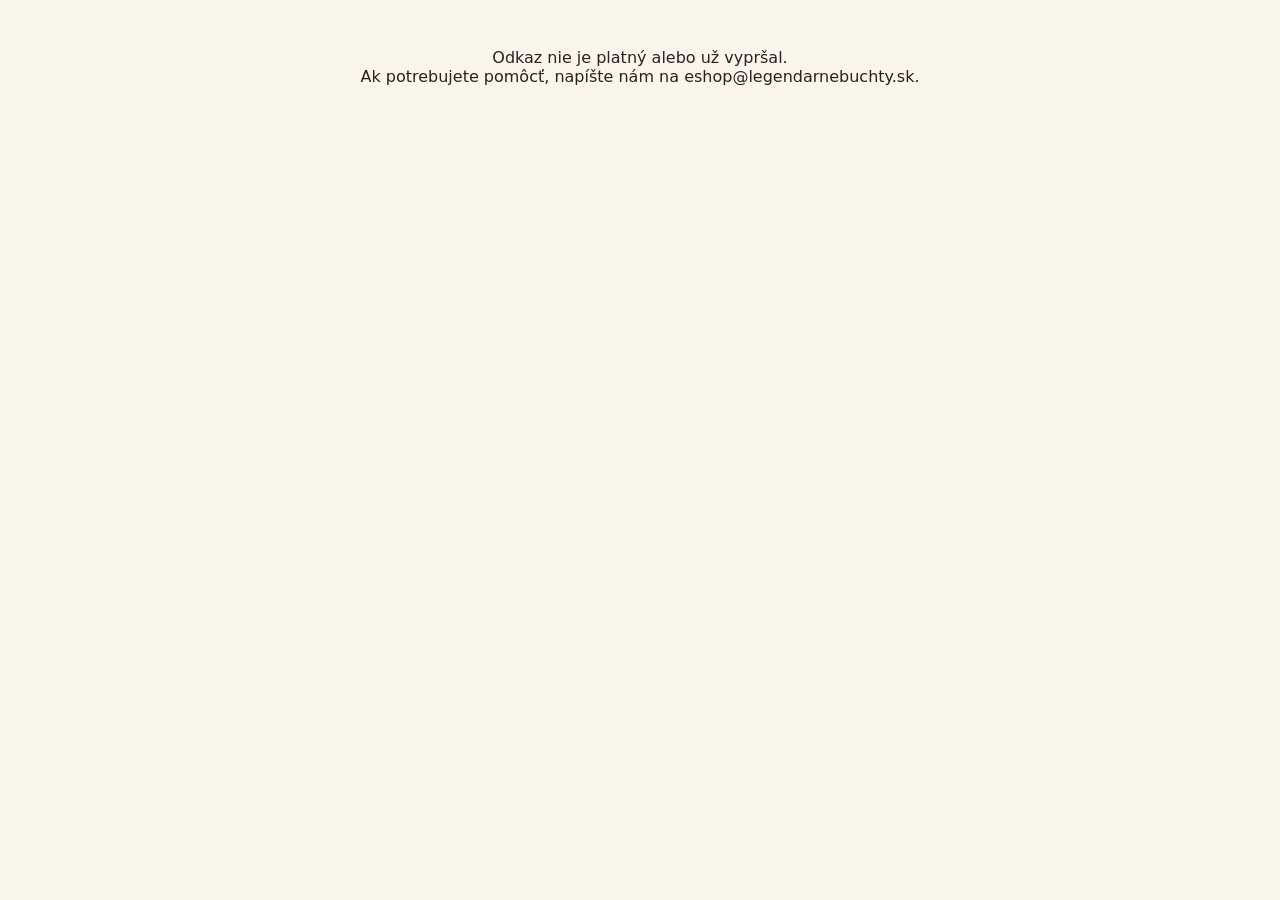
<file: app/t.html>
<!doctype html>
<html lang="sk">
<head>
<meta charset="utf-8">
<meta name="viewport" content="width=device-width, initial-scale=1">
<meta name="robots" content="noindex, nofollow">
<meta name="referrer" content="strict-origin-when-cross-origin">
<title>Kde je furman – Legendárne buchty Zbojská</title>
<style>body{font-family:Montserrat,system-ui,sans-serif;background:#fbf6ec;color:#2b211f;margin:0;padding:32px 20px;text-align:center}</style>
</head>
<body>
<p id="s">Načítavam…</p>
<script src="config.js"></script>
<script>
// krátky odkaz zo SMS: app.legendarnebuchty.sk/t?KOD (8 znakov) → sledovanie.html?t=<token>
(function () {
  var k = (location.search || "").replace(/^\?/, "").split("&")[0].replace(/^t=/, ""), c = window.LBZ_CONFIG || {};
  function zle() { document.getElementById("s").innerHTML = "Odkaz nie je platný alebo už vypršal.<br>Ak potrebujete pomôcť, napíšte nám na eshop@legendarnebuchty.sk."; }
  if (!/^[A-Za-z0-9]{8}$/.test(k) || !c.supabaseUrl) { zle(); return; }
  var h = { "Content-Type": "application/json", apikey: c.supabaseAnonKey };
  if (!/^sb_/.test(c.supabaseAnonKey || "")) h.Authorization = "Bearer " + c.supabaseAnonKey;
  fetch(c.supabaseUrl + "/rest/v1/rpc/sledovanie_z_kodu", { method: "POST", headers: h, body: JSON.stringify({ p_kod: k }) })
    .then(function (r) { return r.ok ? r.json() : null; })
    .then(function (t) { if (t) location.replace("sledovanie.html?t=" + encodeURIComponent(t)); else zle(); })
    .catch(zle);
})();
</script>
</body>
</html>
</file>
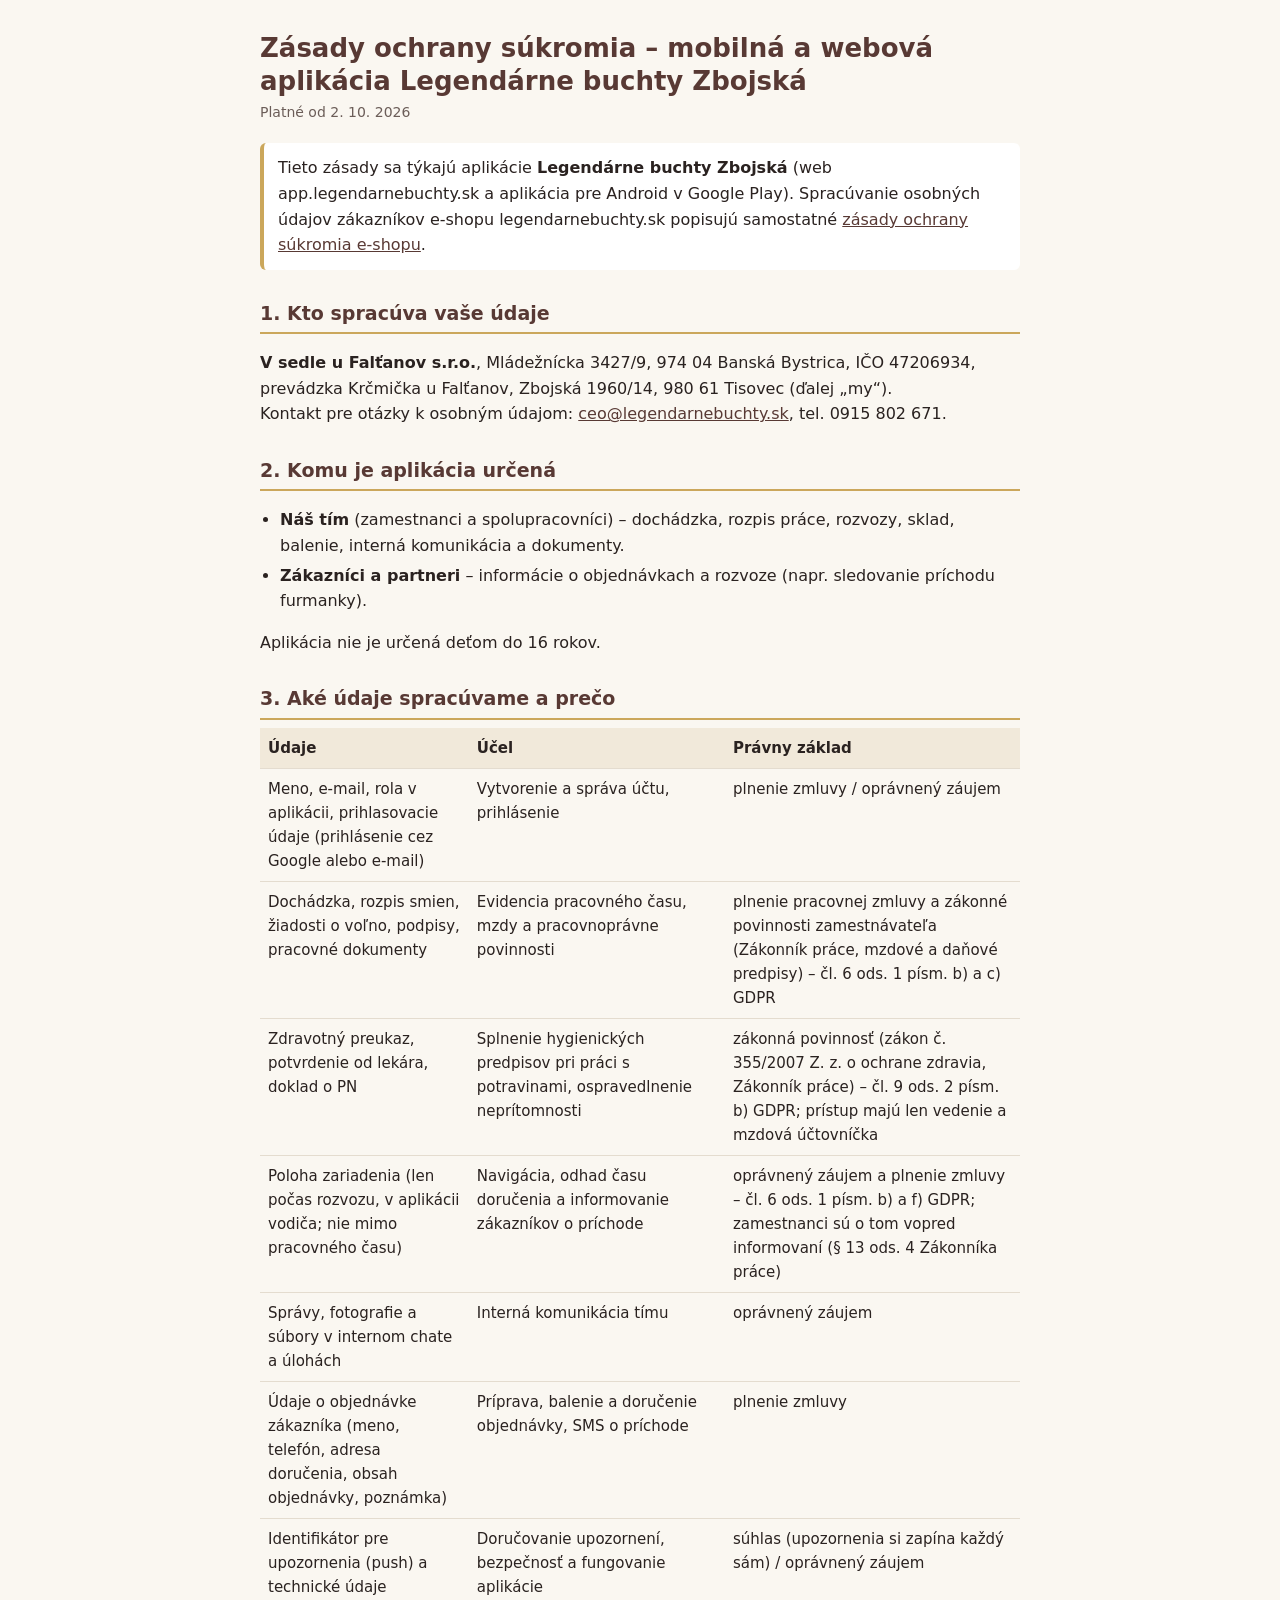
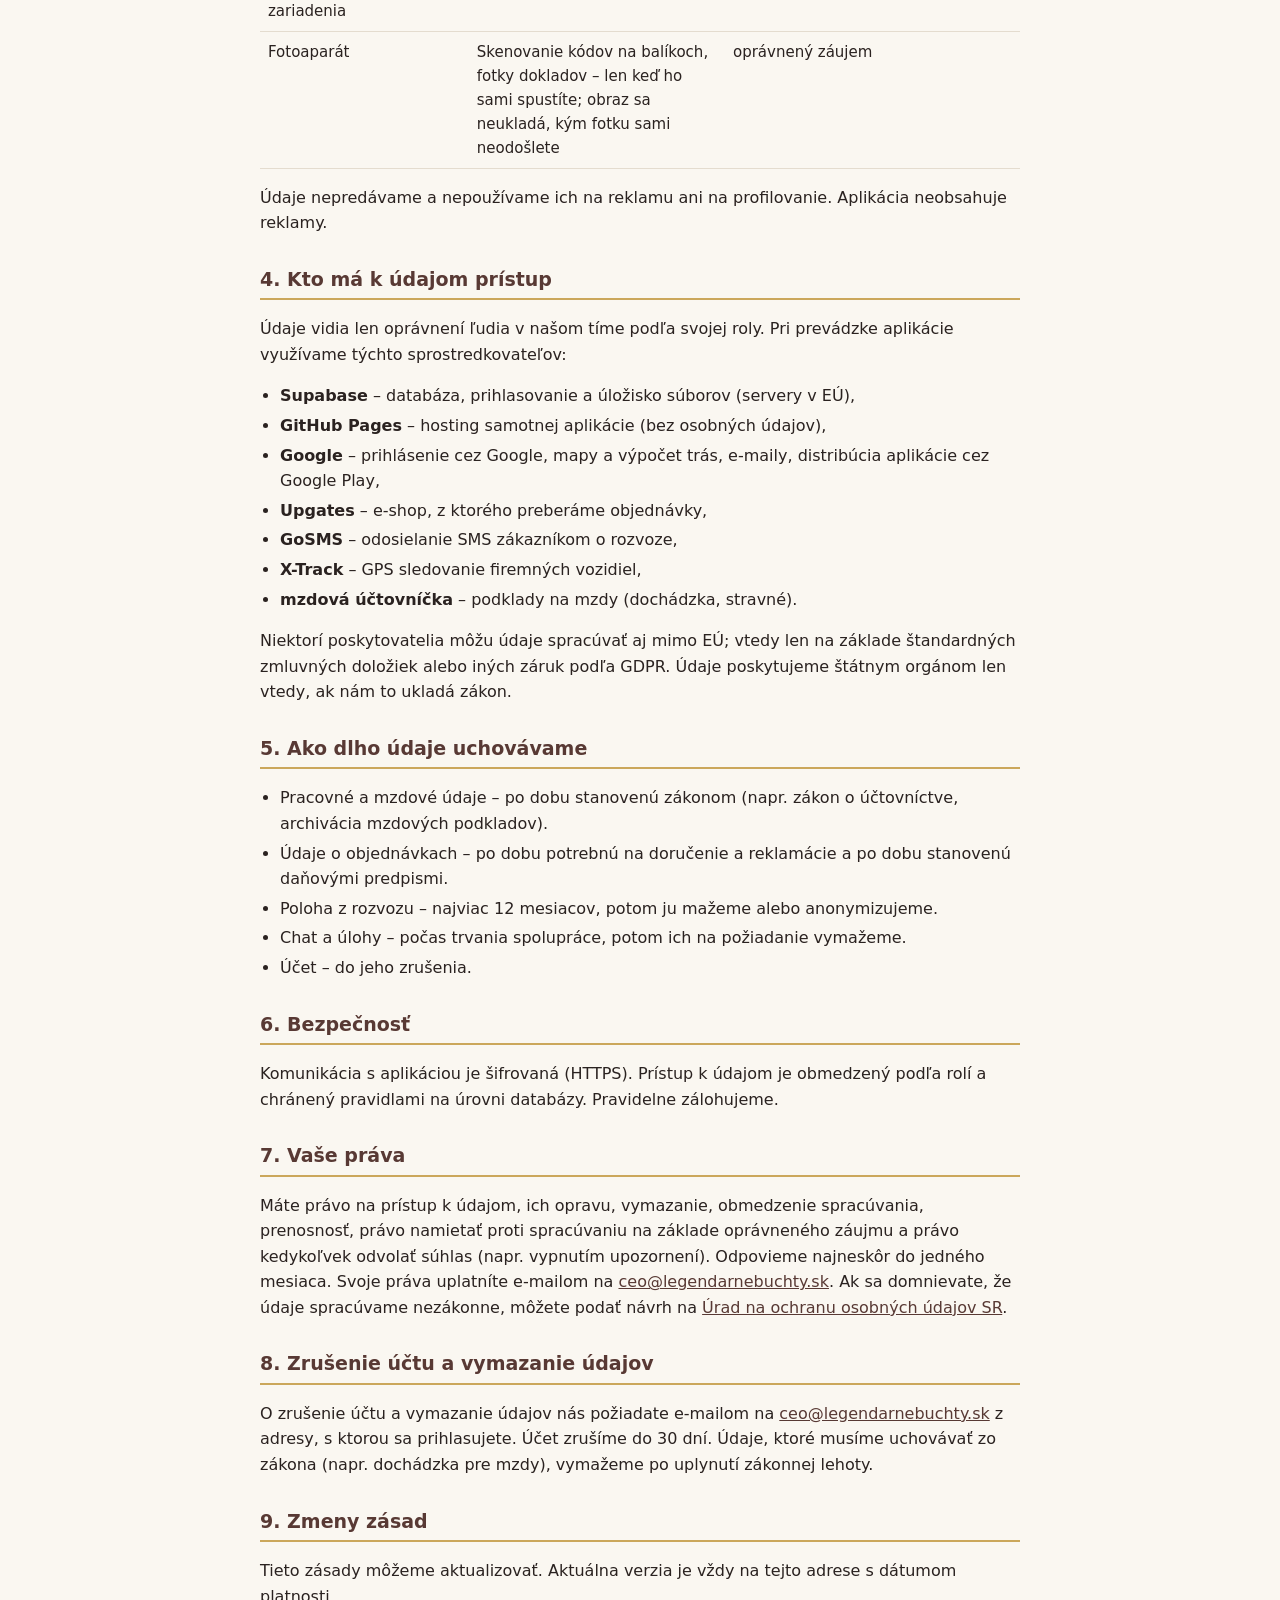
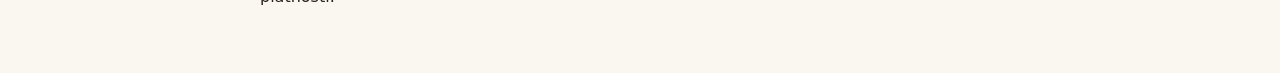
<file: app/zasady-ochrany-sukromia.html>
<!doctype html>
<html lang="sk">
<head>
<meta charset="utf-8">
<meta name="viewport" content="width=device-width, initial-scale=1">
<title>Zásady ochrany súkromia – aplikácia Legendárne buchty Zbojská</title>
<style>
  :root { --hneda:#583934; --zlata:#CBA75B; --pozadie:#faf7f1; --text:#2a2220; }
  body { margin:0; background:var(--pozadie); color:var(--text); font:16px/1.6 system-ui, -apple-system, "Segoe UI", Roboto, sans-serif; }
  main { max-width:760px; margin:0 auto; padding:24px 16px 48px; }
  h1 { color:var(--hneda); font-size:26px; line-height:1.25; margin:8px 0 4px; }
  h2 { color:var(--hneda); font-size:19px; margin:28px 0 8px; border-bottom:2px solid var(--zlata); padding-bottom:4px; }
  .datum { color:#6b5d58; font-size:14px; margin-bottom:20px; }
  ul { padding-left:20px; } li { margin:4px 0; }
  table { width:100%; border-collapse:collapse; font-size:15px; }
  th, td { text-align:left; vertical-align:top; padding:8px; border-bottom:1px solid #e4dccf; }
  th { background:#f1e9da; }
  a { color:var(--hneda); }
  .box { background:#fff; border-left:4px solid var(--zlata); padding:12px 14px; border-radius:6px; }
</style>
</head>
<body>
<main>
<h1>Zásady ochrany súkromia – mobilná a webová aplikácia Legendárne buchty Zbojská</h1>
<div class="datum">Platné od 2. 10. 2026</div>

<div class="box">Tieto zásady sa týkajú aplikácie <b>Legendárne buchty Zbojská</b> (web app.legendarnebuchty.sk a aplikácia pre Android v Google Play). Spracúvanie osobných údajov zákazníkov e-shopu legendarnebuchty.sk popisujú samostatné <a href="https://www.legendarnebuchty.sk/ochrana-sukromia">zásady ochrany súkromia e-shopu</a>.</div>

<h2>1. Kto spracúva vaše údaje</h2>
<p><b>V sedle u Falťanov s.r.o.</b>, Mládežnícka 3427/9, 974 04 Banská Bystrica, IČO 47206934, prevádzka Krčmička u Falťanov, Zbojská 1960/14, 980 61 Tisovec (ďalej „my“).<br>
Kontakt pre otázky k osobným údajom: <a href="mailto:ceo@legendarnebuchty.sk">ceo@legendarnebuchty.sk</a>, tel. 0915 802 671.</p>

<h2>2. Komu je aplikácia určená</h2>
<ul>
  <li><b>Náš tím</b> (zamestnanci a spolupracovníci) – dochádzka, rozpis práce, rozvozy, sklad, balenie, interná komunikácia a dokumenty.</li>
  <li><b>Zákazníci a partneri</b> – informácie o objednávkach a rozvoze (napr. sledovanie príchodu furmanky).</li>
</ul>
<p>Aplikácia nie je určená deťom do 16 rokov.</p>

<h2>3. Aké údaje spracúvame a prečo</h2>
<table>
  <tr><th>Údaje</th><th>Účel</th><th>Právny základ</th></tr>
  <tr><td>Meno, e-mail, rola v aplikácii, prihlasovacie údaje (prihlásenie cez Google alebo e-mail)</td><td>Vytvorenie a správa účtu, prihlásenie</td><td>plnenie zmluvy / oprávnený záujem</td></tr>
  <tr><td>Dochádzka, rozpis smien, žiadosti o voľno, podpisy, pracovné dokumenty</td><td>Evidencia pracovného času, mzdy a pracovnoprávne povinnosti</td><td>plnenie pracovnej zmluvy a zákonné povinnosti zamestnávateľa (Zákonník práce, mzdové a daňové predpisy) – čl. 6 ods. 1 písm. b) a c) GDPR</td></tr>
  <tr><td>Zdravotný preukaz, potvrdenie od lekára, doklad o PN</td><td>Splnenie hygienických predpisov pri práci s potravinami, ospravedlnenie neprítomnosti</td><td>zákonná povinnosť (zákon č. 355/2007 Z. z. o ochrane zdravia, Zákonník práce) – čl. 9 ods. 2 písm. b) GDPR; prístup majú len vedenie a mzdová účtovníčka</td></tr>
  <tr><td>Poloha zariadenia (len počas rozvozu, v aplikácii vodiča; nie mimo pracovného času)</td><td>Navigácia, odhad času doručenia a informovanie zákazníkov o príchode</td><td>oprávnený záujem a plnenie zmluvy – čl. 6 ods. 1 písm. b) a f) GDPR; zamestnanci sú o tom vopred informovaní (§ 13 ods. 4 Zákonníka práce)</td></tr>
  <tr><td>Správy, fotografie a súbory v internom chate a úlohách</td><td>Interná komunikácia tímu</td><td>oprávnený záujem</td></tr>
  <tr><td>Údaje o objednávke zákazníka (meno, telefón, adresa doručenia, obsah objednávky, poznámka)</td><td>Príprava, balenie a doručenie objednávky, SMS o príchode</td><td>plnenie zmluvy</td></tr>
  <tr><td>Identifikátor pre upozornenia (push) a technické údaje zariadenia</td><td>Doručovanie upozornení, bezpečnosť a fungovanie aplikácie</td><td>súhlas (upozornenia si zapína každý sám) / oprávnený záujem</td></tr>
  <tr><td>Fotoaparát</td><td>Skenovanie kódov na balíkoch, fotky dokladov – len keď ho sami spustíte; obraz sa neukladá, kým fotku sami neodošlete</td><td>oprávnený záujem</td></tr>
</table>
<p>Údaje nepredávame a nepoužívame ich na reklamu ani na profilovanie. Aplikácia neobsahuje reklamy.</p>

<h2>4. Kto má k údajom prístup</h2>
<p>Údaje vidia len oprávnení ľudia v našom tíme podľa svojej roly. Pri prevádzke aplikácie využívame týchto sprostredkovateľov:</p>
<ul>
  <li><b>Supabase</b> – databáza, prihlasovanie a úložisko súborov (servery v EÚ),</li>
  <li><b>GitHub Pages</b> – hosting samotnej aplikácie (bez osobných údajov),</li>
  <li><b>Google</b> – prihlásenie cez Google, mapy a výpočet trás, e-maily, distribúcia aplikácie cez Google Play,</li>
  <li><b>Upgates</b> – e-shop, z ktorého preberáme objednávky,</li>
  <li><b>GoSMS</b> – odosielanie SMS zákazníkom o rozvoze,</li>
  <li><b>X-Track</b> – GPS sledovanie firemných vozidiel,</li>
  <li><b>mzdová účtovníčka</b> – podklady na mzdy (dochádzka, stravné).</li>
</ul>
<p>Niektorí poskytovatelia môžu údaje spracúvať aj mimo EÚ; vtedy len na základe štandardných zmluvných doložiek alebo iných záruk podľa GDPR. Údaje poskytujeme štátnym orgánom len vtedy, ak nám to ukladá zákon.</p>

<h2>5. Ako dlho údaje uchovávame</h2>
<ul>
  <li>Pracovné a mzdové údaje – po dobu stanovenú zákonom (napr. zákon o účtovníctve, archivácia mzdových podkladov).</li>
  <li>Údaje o objednávkach – po dobu potrebnú na doručenie a reklamácie a po dobu stanovenú daňovými predpismi.</li>
  <li>Poloha z rozvozu – najviac 12 mesiacov, potom ju mažeme alebo anonymizujeme.</li>
  <li>Chat a úlohy – počas trvania spolupráce, potom ich na požiadanie vymažeme.</li>
  <li>Účet – do jeho zrušenia.</li>
</ul>

<h2>6. Bezpečnosť</h2>
<p>Komunikácia s aplikáciou je šifrovaná (HTTPS). Prístup k údajom je obmedzený podľa rolí a chránený pravidlami na úrovni databázy. Pravidelne zálohujeme.</p>

<h2>7. Vaše práva</h2>
<p>Máte právo na prístup k údajom, ich opravu, vymazanie, obmedzenie spracúvania, prenosnosť, právo namietať proti spracúvaniu na základe oprávneného záujmu a právo kedykoľvek odvolať súhlas (napr. vypnutím upozornení). Odpovieme najneskôr do jedného mesiaca. Svoje práva uplatníte e-mailom na <a href="mailto:ceo@legendarnebuchty.sk">ceo@legendarnebuchty.sk</a>. Ak sa domnievate, že údaje spracúvame nezákonne, môžete podať návrh na <a href="https://dataprotection.gov.sk">Úrad na ochranu osobných údajov SR</a>.</p>

<h2 id="zrusenie">8. Zrušenie účtu a vymazanie údajov</h2>
<p>O zrušenie účtu a vymazanie údajov nás požiadate e-mailom na <a href="mailto:ceo@legendarnebuchty.sk">ceo@legendarnebuchty.sk</a> z adresy, s ktorou sa prihlasujete. Účet zrušíme do 30 dní. Údaje, ktoré musíme uchovávať zo zákona (napr. dochádzka pre mzdy), vymažeme po uplynutí zákonnej lehoty.</p>

<h2>9. Zmeny zásad</h2>
<p>Tieto zásady môžeme aktualizovať. Aktuálna verzia je vždy na tejto adrese s dátumom platnosti.</p>
</main>
</body>
</html>
</file>
